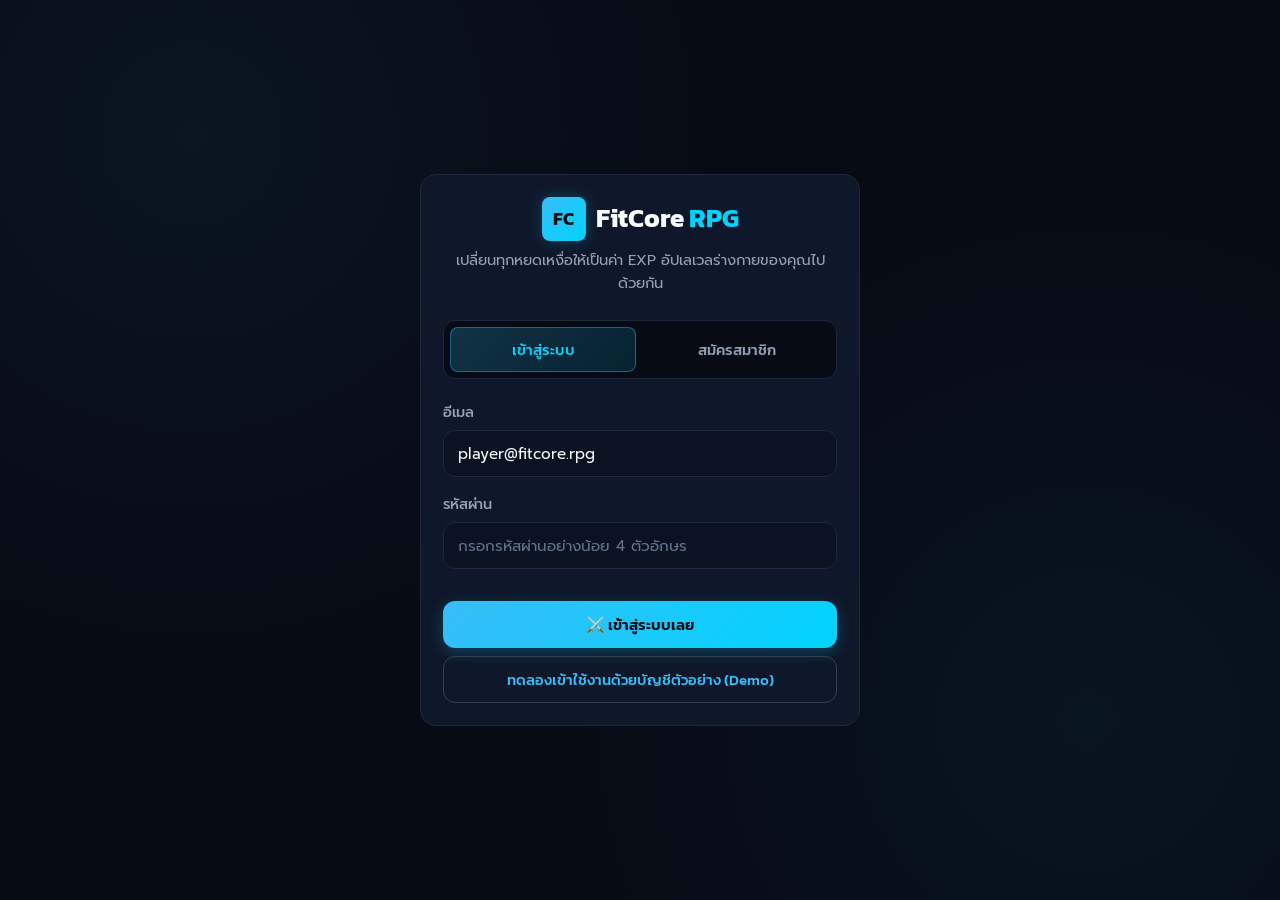
<file: index.html>
<!DOCTYPE html>
<html lang="th">
<head>
  <meta charset="UTF-8" />
  <meta name="viewport" content="width=device-width, initial-scale=1.0" />
  <title>FitCore RPG — เข้าสู่ระบบ / สมัครสมาชิก</title>
  <!-- เรียกใช้ Design System กลาง -->
  <link rel="stylesheet" href="css/style.css" />
</head>
<body>
  <!-- โครงสร้างหน้า Authentication แบบกึ่งกลาง รองรับคอมและมือถือ -->
  <main class="auth-wrapper">
    <section class="card auth-card">
      <!-- โลโก้และคำโปรยของแอป -->
      <div style="text-align: center; margin-bottom: 24px;">
        <div class="brand-logo" style="justify-content: center; font-size: 1.6rem; margin-bottom: 8px;">
          <span class="brand-icon" style="width: 44px; height: 44px; font-size: 1.1rem;">FC</span>
          <span>FitCore <span class="text-accent">RPG</span></span>
        </div>
        <p class="text-muted" style="font-size: 0.92rem;">
          เปลี่ยนทุกหยดเหงื่อให้เป็นค่า EXP อัปเลเวลร่างกายของคุณไปด้วยกัน
        </p>
      </div>

      <!-- ปุ่มสลับโหมด เข้าสู่ระบบ / สมัครสมาชิก -->
      <div class="auth-tabs" role="tablist" aria-label="สลับโหมดยืนยันตัวตน">
        <button type="button" class="auth-tab-btn active" id="tab-login" role="tab" aria-selected="true">
          เข้าสู่ระบบ
        </button>
        <button type="button" class="auth-tab-btn" id="tab-register" role="tab" aria-selected="false">
          สมัครสมาชิก
        </button>
      </div>

      <!-- กล่องแสดงข้อความแจ้งเตือนข้อผิดพลาด -->
      <div id="auth-error" class="alert-error hidden" role="alert"></div>

      <!-- ฟอร์มเข้าสู่ระบบ (Login Form) -->
      <form id="login-form" novalidate>
        <div class="form-group">
          <label class="form-label" for="login-email">อีเมล</label>
          <input
            type="email"
            id="login-email"
            class="form-control"
            placeholder="player@fitcore.rpg"
            required
          />
        </div>

        <div class="form-group">
          <label class="form-label" for="login-password">รหัสผ่าน</label>
          <input
            type="password"
            id="login-password"
            class="form-control"
            placeholder="กรอกรหัสผ่านอย่างน้อย 4 ตัวอักษร"
            required
          />
        </div>

        <button type="submit" class="btn-primary btn-block mt-2">
          ⚔️ เข้าสู่ระบบเลย
        </button>

        <button type="button" id="demo-login-btn" class="btn-outline btn-block mt-1">
          ทดลองเข้าใช้งานด้วยบัญชีตัวอย่าง (Demo)
        </button>
      </form>

      <!-- ฟอร์มสมัครสมาชิก (Register Form) -->
      <form id="register-form" class="hidden" novalidate>
        <div class="form-group">
          <label class="form-label" for="reg-name">ชื่อตัวละคร / ชื่อเล่น</label>
          <input
            type="text"
            id="reg-name"
            class="form-control"
            placeholder="เช่น นักรบสายลีน"
            required
          />
        </div>

        <div class="form-group">
          <label class="form-label" for="reg-email">อีเมล</label>
          <input
            type="email"
            id="reg-email"
            class="form-control"
            placeholder="you@example.com"
            required
          />
        </div>

        <div class="form-group">
          <label class="form-label" for="reg-password">รหัสผ่าน</label>
          <input
            type="password"
            id="reg-password"
            class="form-control"
            placeholder="ตั้งรหัสผ่านอย่างน้อย 4 ตัวอักษร"
            required
          />
        </div>

        <div class="form-group">
          <label class="form-label" for="reg-confirm">ยืนยันรหัสผ่าน</label>
          <input
            type="password"
            id="reg-confirm"
            class="form-control"
            placeholder="กรอกรหัสผ่านอีกครั้ง"
            required
          />
        </div>

        <button type="submit" class="btn-primary btn-block mt-2">
          🛡️ สร้างตัวละคร & ตั้งค่าโปรไฟล์
        </button>
      </form>
    </section>
  </main>

  <!-- โหลดระบบข้อมูลจำลองจาก localStorage -->
  <script src="js/mock-data.js"></script>
  <script>
    (function () {
      const tabLogin = document.getElementById('tab-login');
      const tabRegister = document.getElementById('tab-register');
      const loginForm = document.getElementById('login-form');
      const registerForm = document.getElementById('register-form');
      const errorBox = document.getElementById('auth-error');
      const demoBtn = document.getElementById('demo-login-btn');

      // เติมอีเมลล่าสุดจาก localStorage เพื่อความสะดวก
      const currentUser = FitCoreData.getUser();
      if (currentUser && currentUser.email) {
        document.getElementById('login-email').value = currentUser.email;
      }

      /** แสดงหรือซ่อนข้อความผิดพลาด */
      function showError(message) {
        if (!message) {
          errorBox.classList.add('hidden');
          errorBox.textContent = '';
          return;
        }
        errorBox.textContent = message;
        errorBox.classList.remove('hidden');
      }

      /** สลับระหว่างโหมดเข้าสู่ระบบและสมัครสมาชิก */
      function switchMode(mode) {
        showError('');
        if (mode === 'login') {
          tabLogin.classList.add('active');
          tabLogin.setAttribute('aria-selected', 'true');
          tabRegister.classList.remove('active');
          tabRegister.setAttribute('aria-selected', 'false');
          loginForm.classList.remove('hidden');
          registerForm.classList.add('hidden');
        } else {
          tabRegister.classList.add('active');
          tabRegister.setAttribute('aria-selected', 'true');
          tabLogin.classList.remove('active');
          tabLogin.setAttribute('aria-selected', 'false');
          registerForm.classList.remove('hidden');
          loginForm.classList.add('hidden');
        }
      }

      /** นำทางไปยังหน้าถัดไปหลังเข้าสู่ระบบสำเร็จ */
      function redirectAfterLogin(user) {
        if (user && user.isProfileComplete) {
          window.location.href = 'dashboard.html';
        } else {
          window.location.href = 'profile.html';
        }
      }

      tabLogin.addEventListener('click', function () {
        switchMode('login');
      });

      tabRegister.addEventListener('click', function () {
        switchMode('register');
      });

      // จัดการฟอร์มเข้าสู่ระบบ
      loginForm.addEventListener('submit', function (e) {
        e.preventDefault();
        const email = document.getElementById('login-email').value.trim();
        const password = document.getElementById('login-password').value;

        if (!email || !email.includes('@')) {
          showError('กรุณากรอกอีเมลให้ถูกต้อง');
          return;
        }
        if (password.length < 4) {
          showError('รหัสผ่านต้องมีอย่างน้อย 4 ตัวอักษร');
          return;
        }

        const updatedUser = FitCoreData.saveUser({
          email: email,
          isLoggedIn: true
        });
        redirectAfterLogin(updatedUser);
      });

      // ปุ่มทดลองเข้าใช้งานทันที
      demoBtn.addEventListener('click', function () {
        const updatedUser = FitCoreData.saveUser({ isLoggedIn: true });
        redirectAfterLogin(updatedUser);
      });

      // จัดการฟอร์มสมัครสมาชิกใหม่ (เริ่มที่ Level 1 และเด้งไปหน้าตั้งค่าโปรไฟล์)
      registerForm.addEventListener('submit', function (e) {
        e.preventDefault();
        const name = document.getElementById('reg-name').value.trim();
        const email = document.getElementById('reg-email').value.trim();
        const password = document.getElementById('reg-password').value;
        const confirm = document.getElementById('reg-confirm').value;

        if (name.length < 2) {
          showError('กรุณากรอกชื่อตัวละครอย่างน้อย 2 ตัวอักษร');
          return;
        }
        if (!email || !email.includes('@')) {
          showError('กรุณากรอกอีเมลให้ถูกต้อง');
          return;
        }
        if (password.length < 4) {
          showError('รหัสผ่านต้องมีอย่างน้อย 4 ตัวอักษร');
          return;
        }
        if (password !== confirm) {
          showError('รหัสผ่านและการยืนยันรหัสผ่านไม่ตรงกัน');
          return;
        }

        FitCoreData.saveUser({
          name: name,
          email: email,
          level: 1,
          exp: 0,
          maxExp: 500,
          streak: 1,
          isLoggedIn: true,
          isProfileComplete: false
        });

        window.location.href = 'profile.html';
      });
    })();
  </script>
</body>
</html>
</file>
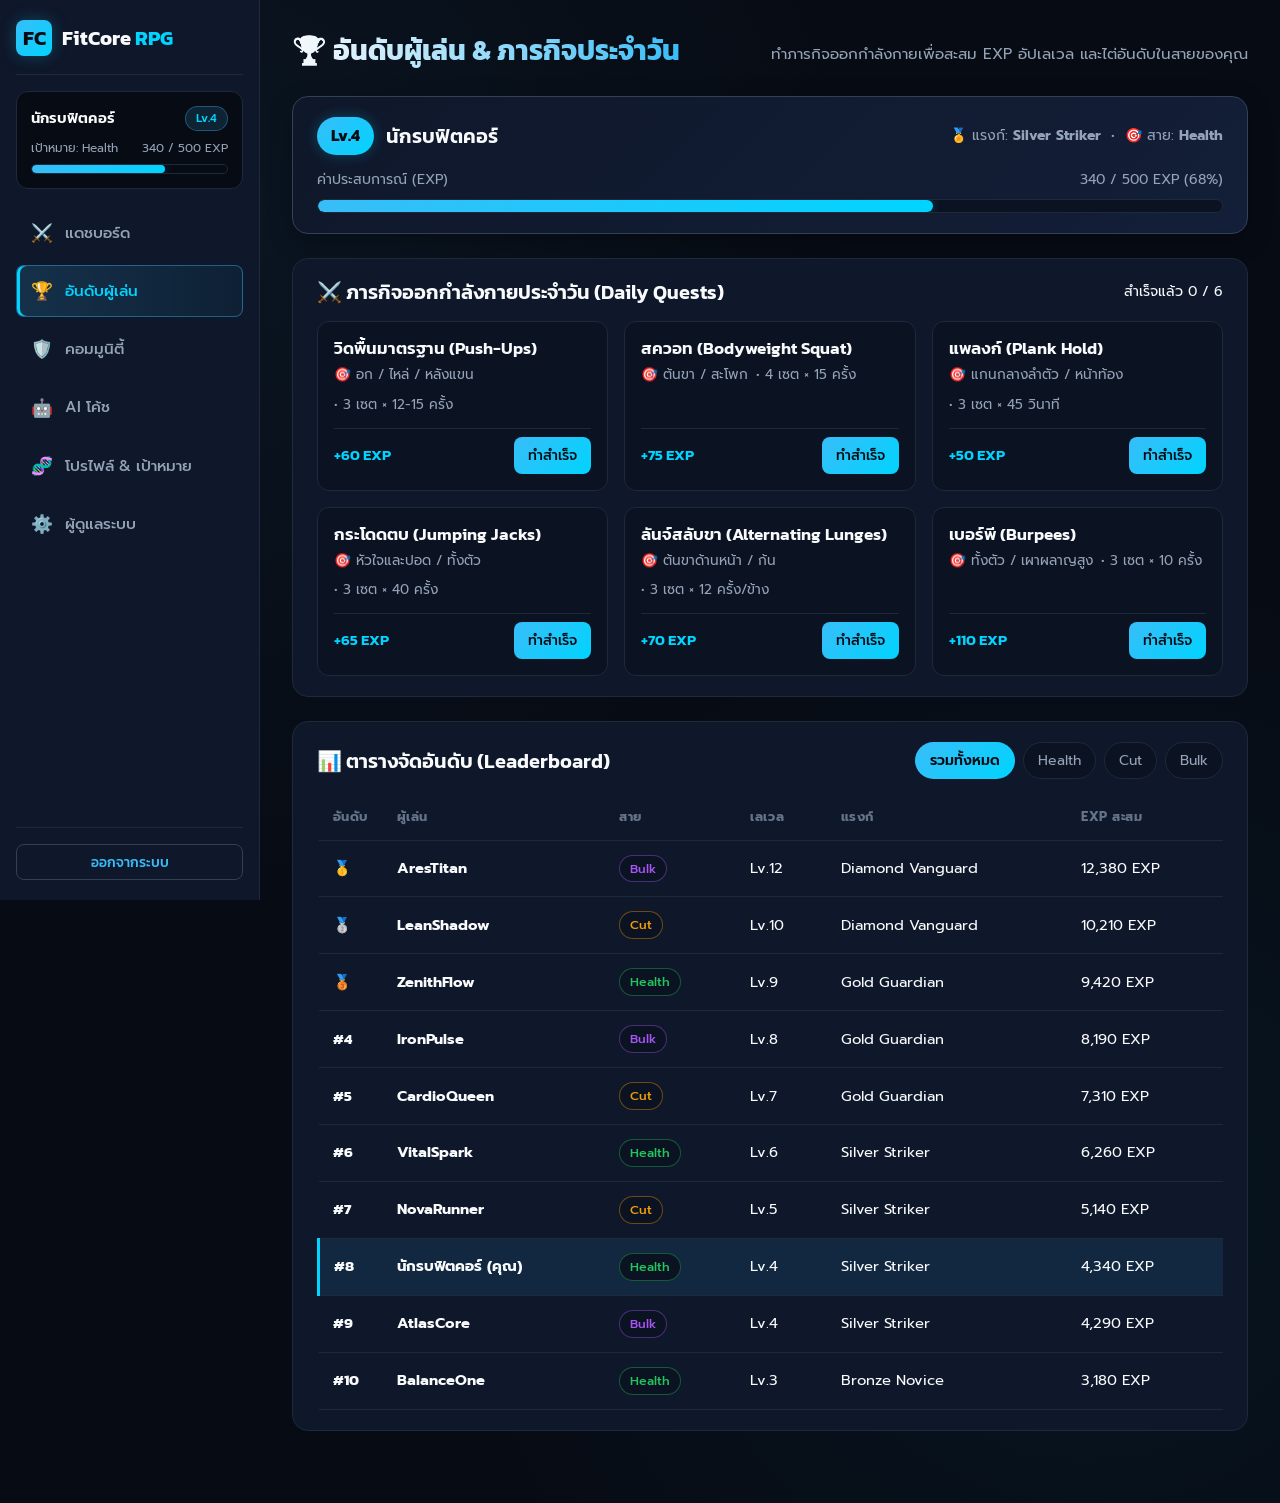
<file: leaderboard.html>
<!DOCTYPE html>
<html lang="th">

<head>
  <meta charset="UTF-8" />
  <meta name="viewport" content="width=device-width, initial-scale=1.0" />
  <title>อันดับผู้เล่น & ภารกิจประจำวัน — FitCore RPG</title>
  <link rel="stylesheet" href="css/style.css" />
  <style>
    /* สไตล์เฉพาะหน้า Leaderboard & Daily Quests */
    .page-header {
      margin-bottom: 24px;
    }

    .page-title {
      font-family: var(--font-heading);
      font-size: 1.75rem;
      font-weight: 700;
      color: var(--text-primary);
      margin-bottom: 4px;
    }

    .page-subtitle {
      color: var(--text-secondary);
      font-size: 0.95rem;
    }

    /* 1. แถบสถานะผู้เล่นด้านบน */
    .player-status-card {
      background: linear-gradient(135deg, var(--bg-card) 0%, #131f38 100%);
      border: 1px solid var(--border-light);
      border-radius: var(--radius-lg);
      padding: 20px 24px;
      margin-bottom: 24px;
      box-shadow: 0 8px 24px rgba(0, 0, 0, 0.25);
    }

    .player-status-top {
      display: flex;
      flex-wrap: wrap;
      align-items: center;
      justify-content: space-between;
      gap: 12px;
      margin-bottom: 14px;
    }

    .player-identity {
      display: flex;
      align-items: center;
      gap: 12px;
      flex-wrap: wrap;
    }

    .player-level-badge {
      background: linear-gradient(135deg, var(--accent-primary), var(--accent-cyan));
      color: #070B14;
      font-family: var(--font-heading);
      font-weight: 700;
      font-size: 1rem;
      padding: 6px 14px;
      border-radius: var(--radius-full);
      box-shadow: 0 0 14px var(--accent-glow);
    }

    .player-name {
      font-family: var(--font-heading);
      font-size: 1.25rem;
      font-weight: 600;
    }

    .player-meta {
      display: flex;
      align-items: center;
      gap: 10px;
      flex-wrap: wrap;
      font-size: 0.875rem;
      color: var(--text-secondary);
    }

    .exp-info-row {
      display: flex;
      justify-content: space-between;
      align-items: center;
      font-size: 0.875rem;
      color: var(--text-secondary);
      margin-bottom: 8px;
    }

    .exp-progress-track {
      width: 100%;
      height: 14px;
      background-color: var(--bg-input);
      border: 1px solid var(--border-color);
      border-radius: var(--radius-full);
      overflow: hidden;
    }

    .exp-progress-fill {
      height: 100%;
      background: linear-gradient(90deg, var(--accent-primary), var(--accent-cyan));
      border-radius: var(--radius-full);
      transition: width 0.45s cubic-bezier(0.4, 0, 0.2, 1);
      box-shadow: 0 0 10px var(--accent-glow);
    }

    /* 2. Daily Quests */
    .section-card {
      background-color: var(--bg-card);
      border: 1px solid var(--border-color);
      border-radius: var(--radius-lg);
      padding: 20px 24px;
      margin-bottom: 24px;
    }

    .section-header {
      display: flex;
      flex-wrap: wrap;
      align-items: center;
      justify-content: space-between;
      gap: 12px;
      margin-bottom: 16px;
    }

    .section-title {
      font-family: var(--font-heading);
      font-size: 1.25rem;
      font-weight: 600;
      display: flex;
      align-items: center;
      gap: 8px;
    }

    .quest-grid {
      display: grid;
      grid-template-columns: repeat(auto-fill, minmax(280px, 1fr));
      gap: 16px;
    }

    .quest-card {
      background-color: var(--bg-input);
      border: 1px solid var(--border-color);
      border-radius: var(--radius-md);
      padding: 16px;
      display: flex;
      flex-direction: column;
      justify-content: space-between;
      gap: 12px;
      transition: border-color var(--transition-fast), transform var(--transition-fast);
    }

    .quest-card:hover {
      border-color: var(--border-light);
      transform: translateY(-2px);
    }

    .quest-card.completed {
      border-color: rgba(34, 197, 94, 0.4);
      background-color: rgba(34, 197, 94, 0.05);
    }

    .quest-title {
      font-family: var(--font-heading);
      font-size: 1.05rem;
      font-weight: 600;
      color: var(--text-primary);
      margin-bottom: 4px;
    }

    .quest-meta {
      font-size: 0.85rem;
      color: var(--text-secondary);
      display: flex;
      flex-wrap: wrap;
      gap: 8px;
    }

    .quest-footer {
      display: flex;
      align-items: center;
      justify-content: space-between;
      gap: 10px;
      padding-top: 8px;
      border-top: 1px solid var(--border-color);
    }

    .quest-reward {
      font-family: var(--font-heading);
      font-weight: 600;
      color: var(--accent-cyan);
      font-size: 0.95rem;
    }

    .btn-quest {
      padding: 8px 14px;
      border-radius: var(--radius-sm);
      border: none;
      font-family: var(--font-body);
      font-weight: 500;
      font-size: 0.875rem;
      cursor: pointer;
      background: linear-gradient(135deg, var(--accent-primary), var(--accent-cyan));
      color: #070B14;
      transition: opacity var(--transition-fast), transform var(--transition-fast);
    }

    .btn-quest:hover:not(:disabled) {
      opacity: 0.9;
      transform: scale(1.02);
    }

    .btn-quest:disabled {
      background: rgba(34, 197, 94, 0.15);
      color: var(--success);
      border: 1px solid rgba(34, 197, 94, 0.35);
      cursor: default;
    }

    /* 3. Leaderboard Tabs & Table */
    .filter-tabs {
      display: flex;
      flex-wrap: wrap;
      gap: 8px;
    }

    .tab-btn {
      padding: 7px 14px;
      border-radius: var(--radius-full);
      border: 1px solid var(--border-color);
      background-color: var(--bg-input);
      color: var(--text-secondary);
      font-family: var(--font-body);
      font-size: 0.875rem;
      cursor: pointer;
      transition: all var(--transition-fast);
    }

    .tab-btn:hover {
      border-color: var(--accent-primary);
      color: var(--text-primary);
    }

    .tab-btn.active {
      background: linear-gradient(135deg, var(--accent-primary), var(--accent-cyan));
      color: #070B14;
      border-color: transparent;
      font-weight: 600;
    }

    .table-responsive {
      overflow-x: auto;
    }

    .leaderboard-table {
      width: 100%;
      border-collapse: collapse;
      text-align: left;
    }

    .leaderboard-table th {
      padding: 12px 14px;
      font-size: 0.8rem;
      text-transform: uppercase;
      letter-spacing: 0.04em;
      color: var(--text-muted);
      border-bottom: 1px solid var(--border-color);
    }

    .leaderboard-table td {
      padding: 14px;
      border-bottom: 1px solid var(--border-color);
      font-size: 0.925rem;
      color: var(--text-primary);
    }

    .leaderboard-table tr.is-current-user {
      background-color: rgba(56, 189, 248, 0.1);
    }

    .leaderboard-table tr.is-current-user td:first-child {
      border-left: 3px solid var(--accent-cyan);
    }

    .rank-cell {
      font-family: var(--font-heading);
      font-weight: 700;
      font-size: 1rem;
      width: 64px;
    }

    .goal-pill {
      display: inline-block;
      padding: 3px 10px;
      border-radius: var(--radius-full);
      font-size: 0.78rem;
      font-weight: 500;
      border: 1px solid var(--border-light);
      background-color: var(--bg-input);
    }

    .goal-pill.Health {
      color: var(--success);
      border-color: rgba(34, 197, 94, 0.4);
    }

    .goal-pill.Cut {
      color: var(--warning);
      border-color: rgba(245, 158, 11, 0.4);
    }

    .goal-pill.Bulk {
      color: var(--purple);
      border-color: rgba(168, 85, 247, 0.4);
    }

    /* Level Up Modal Animation */
    .levelup-overlay {
      position: fixed;
      inset: 0;
      background: rgba(7, 11, 20, 0.8);
      backdrop-filter: blur(4px);
      display: none;
      align-items: center;
      justify-content: center;
      z-index: 9999;
      padding: 16px;
    }

    .levelup-overlay.show {
      display: flex;
      animation: fadeIn 0.25s ease-out;
    }

    .levelup-modal {
      background: linear-gradient(145deg, #0F172A, #16223D);
      border: 2px solid var(--accent-cyan);
      border-radius: var(--radius-lg);
      padding: 32px 28px;
      max-width: 400px;
      width: 100%;
      text-align: center;
      box-shadow: 0 0 36px var(--accent-glow);
      animation: popIn 0.35s cubic-bezier(0.34, 1.56, 0.64, 1);
    }

    .levelup-icon {
      font-size: 3rem;
      margin-bottom: 10px;
    }

    .levelup-title {
      font-family: var(--font-heading);
      font-size: 1.6rem;
      font-weight: 700;
      color: var(--accent-cyan);
      margin-bottom: 8px;
    }

    .levelup-desc {
      color: var(--text-secondary);
      margin-bottom: 20px;
      font-size: 0.95rem;
    }

    @keyframes fadeIn {
      from {
        opacity: 0;
      }

      to {
        opacity: 1;
      }
    }

    @keyframes popIn {
      from {
        opacity: 0;
        transform: scale(0.8);
      }

      to {
        opacity: 1;
        transform: scale(1);
      }
    }
  </style>
</head>

<body>
  <div class="app-layout">
    <!-- Navbar / Sidebar จาก js/nav.js -->
    <div id="fitcore-nav"></div>

    <main class="main-content">
      <header class="page-header">
        <h1 class="page-title">🏆 อันดับผู้เล่น &amp; ภารกิจประจำวัน</h1>
        <p class="page-subtitle">ทำภารกิจออกกำลังกายเพื่อสะสม EXP อัปเลเวล และไต่อันดับในสายของคุณ</p>
      </header>

      <!-- 1. แถบสถานะผู้เล่นด้านบน -->
      <section class="player-status-card" aria-label="สถานะผู้เล่นปัจจุบัน">
        <div class="player-status-top">
          <div class="player-identity">
            <span class="player-level-badge" id="status-level">Lv.1</span>
            <span class="player-name" id="status-name">นักรบฟิตคอร์</span>
          </div>
          <div class="player-meta">
            <span>🏅 แรงก์: <strong id="status-rank">Bronze Novice</strong></span>
            <span>•</span>
            <span>🎯 สาย: <strong id="status-goal">Health</strong></span>
          </div>
        </div>
        <div class="exp-info-row">
          <span>ค่าประสบการณ์ (EXP)</span>
          <span id="status-exp-text">0 / 500 EXP</span>
        </div>
        <div class="exp-progress-track">
          <div class="exp-progress-fill" id="status-exp-bar" style="width: 0%;"></div>
        </div>
      </section>

      <!-- 2. รายการภารกิจออกกำลังกายประจำวัน (Daily Quests) -->
      <section class="section-card" aria-label="ภารกิจออกกำลังกายประจำวัน">
        <div class="section-header">
          <h2 class="section-title">⚔️ ภารกิจออกกำลังกายประจำวัน (Daily Quests)</h2>
          <span class="text-secondary" id="quest-progress-summary" style="font-size: 0.875rem;">สำเร็จแล้ว 0 / 0</span>
        </div>
        <div class="quest-grid" id="daily-quests-list"></div>
      </section>

      <!-- 3. ตารางจัดอันดับ (Leaderboard) -->
      <section class="section-card" aria-label="ตารางจัดอันดับผู้เล่น">
        <div class="section-header">
          <h2 class="section-title">📊 ตารางจัดอันดับ (Leaderboard)</h2>
          <div class="filter-tabs" id="leaderboard-tabs" role="tablist">
            <button type="button" class="tab-btn active" data-goal="All">รวมทั้งหมด</button>
            <button type="button" class="tab-btn" data-goal="Health">Health</button>
            <button type="button" class="tab-btn" data-goal="Cut">Cut</button>
            <button type="button" class="tab-btn" data-goal="Bulk">Bulk</button>
          </div>
        </div>
        <div class="table-responsive">
          <table class="leaderboard-table">
            <thead>
              <tr>
                <th>อันดับ</th>
                <th>ผู้เล่น</th>
                <th>สาย</th>
                <th>เลเวล</th>
                <th>แรงก์</th>
                <th>EXP สะสม</th>
              </tr>
            </thead>
            <tbody id="leaderboard-tbody"></tbody>
          </table>
        </div>
      </section>
    </main>
  </div>

  <!-- Modal แจ้งเตือน Level Up -->
  <div class="levelup-overlay" id="levelup-modal" role="dialog" aria-modal="true" aria-labelledby="levelup-title">
    <div class="levelup-modal">
      <div class="levelup-icon">🎉</div>
      <h2 class="levelup-title" id="levelup-title">LEVEL UP!</h2>
      <p class="levelup-desc" id="levelup-desc">ยินดีด้วย! คุณเลื่อนขั้นเป็น Level 5 แล้ว</p>
      <button type="button" class="btn-quest" id="levelup-close-btn" style="padding: 10px 24px;">ลุยต่อเลย!</button>
    </div>
  </div>

  <!-- โหลดสคริปต์ตามลำดับที่ js/nav.js กำหนด -->
  <script src="js/mock-data.js"></script>
  <script src="js/nav.js"></script>
  <script src="js/leaderboard.js"></script>
</body>

</html>
</file>
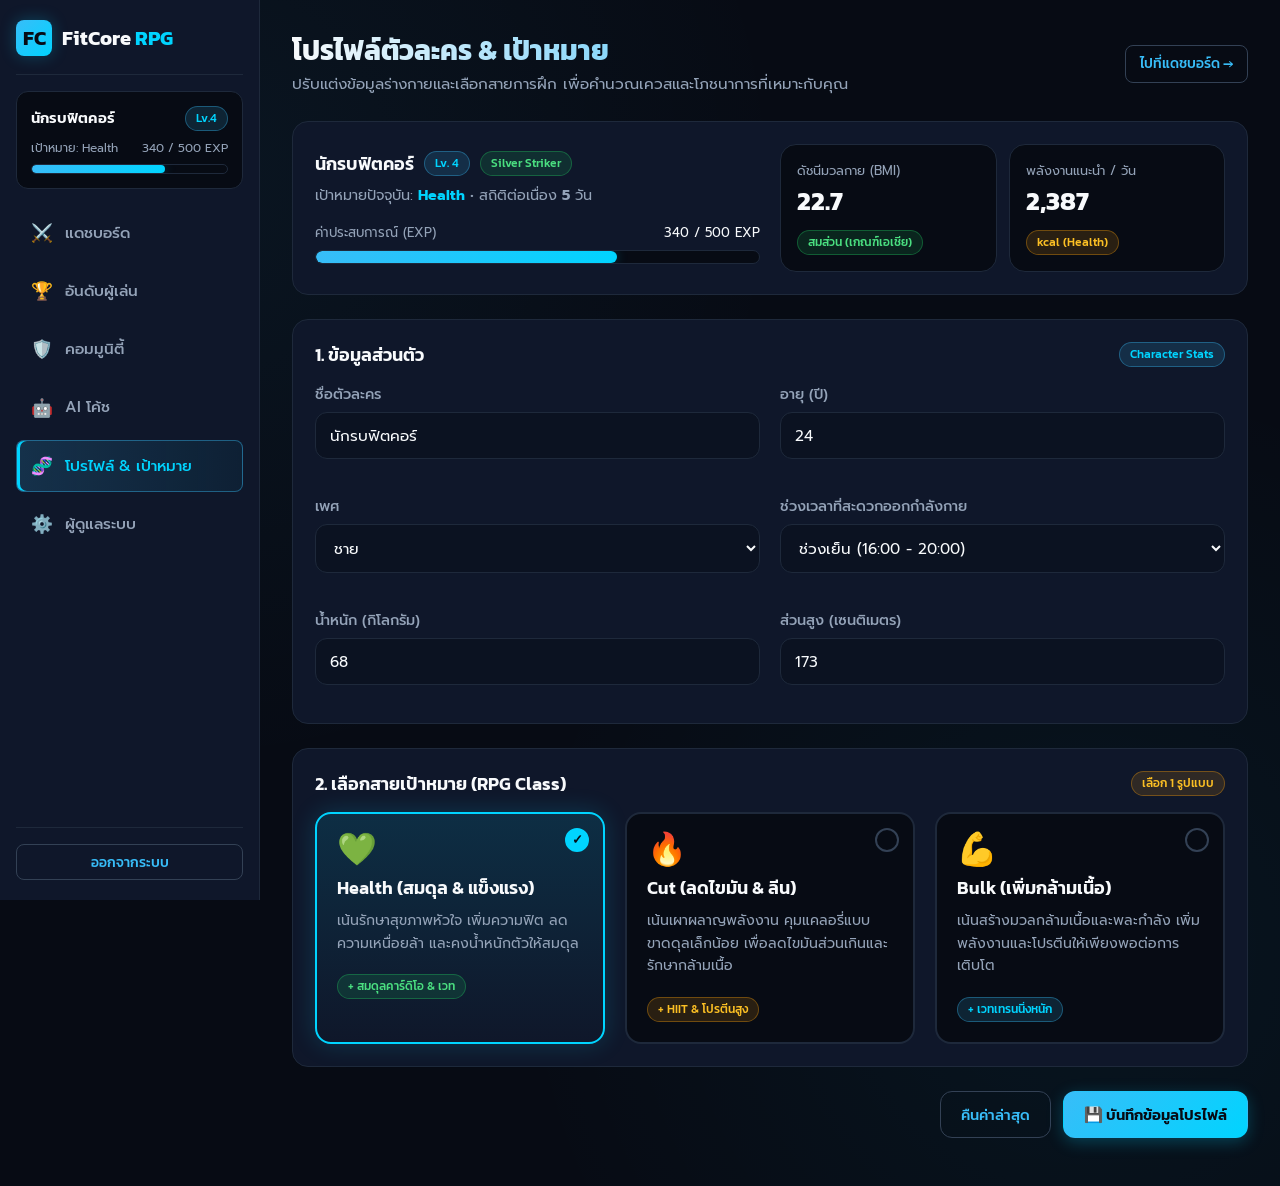
<file: profile.html>
<!DOCTYPE html>
<html lang="th">
<head>
  <meta charset="UTF-8" />
  <meta name="viewport" content="width=device-width, initial-scale=1.0" />
  <title>FitCore RPG — ตั้งค่าโปรไฟล์และเป้าหมาย</title>
  <!-- เรียกใช้ Design System กลาง -->
  <link rel="stylesheet" href="css/style.css" />
</head>
<body>
  <div class="app-layout">
    <!-- แถบเมนูกลางจาก js/nav.js -->
    <div id="fitcore-nav"></div>

    <!-- พื้นที่เนื้อหาหลัก -->
    <main class="main-content">
      <div class="container">
        <header class="page-header">
          <div>
            <h1 class="page-title">โปรไฟล์ตัวละคร & เป้าหมาย</h1>
            <p class="page-subtitle">
              ปรับแต่งข้อมูลร่างกายและเลือกสายการฝึก เพื่อคำนวณเควสและโภชนาการที่เหมาะกับคุณ
            </p>
          </div>
          <a href="dashboard.html" class="btn-outline btn-sm">ไปที่แดชบอร์ด →</a>
        </header>

        <!-- การ์ดสรุปสถานะ RPG และค่าสุขภาพเบื้องต้น -->
        <section class="card mb-3">
          <div class="grid-2" style="align-items: center;">
            <div>
              <div style="display: flex; align-items: center; gap: 10px; flex-wrap: wrap;">
                <h2 class="card-title" id="summary-name">นักรบฟิตคอร์</h2>
                <span class="badge badge-primary" id="summary-level">Lv. 1</span>
                <span class="badge badge-success" id="summary-rank">Bronze Novice</span>
              </div>
              <p class="text-muted mt-1" style="font-size: 0.9rem;">
                เป้าหมายปัจจุบัน: <strong class="text-accent" id="summary-goal">Health</strong>
                • สถิติต่อเนื่อง <strong id="summary-streak">0</strong> วัน
              </p>
              <div class="mt-2">
                <div style="display: flex; justify-content: space-between; font-size: 0.82rem; margin-bottom: 6px;">
                  <span class="text-muted">ค่าประสบการณ์ (EXP)</span>
                  <span id="summary-exp-text">0 / 500 EXP</span>
                </div>
                <div class="progress-bar progress-bar-lg">
                  <div class="progress-fill" id="summary-exp-bar" style="width: 0%"></div>
                </div>
              </div>
            </div>

            <!-- ค่า BMI และแคลอรี่แนะนำที่คำนวณแบบเรียลไทม์ -->
            <div class="grid-2 gap-sm">
              <div class="card" style="background: var(--bg-main); padding: 16px;">
                <div class="text-muted" style="font-size: 0.8rem;">ดัชนีมวลกาย (BMI)</div>
                <div style="font-size: 1.6rem; font-weight: 700; font-family: var(--font-heading);" id="bmi-value">--</div>
                <span class="badge badge-primary mt-1" id="bmi-label">รอข้อมูล</span>
              </div>
              <div class="card" style="background: var(--bg-main); padding: 16px;">
                <div class="text-muted" style="font-size: 0.8rem;">พลังงานแนะนำ / วัน</div>
                <div style="font-size: 1.6rem; font-weight: 700; font-family: var(--font-heading);" id="calorie-value">--</div>
                <span class="badge badge-warning mt-1" id="calorie-note">kcal โดยประมาณ</span>
              </div>
            </div>
          </div>
        </section>

        <!-- ฟอร์มตั้งค่าข้อมูลส่วนตัวและเป้าหมาย -->
        <form id="profile-form" novalidate>
          <!-- ส่วนที่ 1: ข้อมูลส่วนตัว -->
          <section class="card mb-3">
            <div class="card-header">
              <h2 class="card-title">1. ข้อมูลส่วนตัว</h2>
              <span class="badge badge-primary">Character Stats</span>
            </div>

            <div class="grid-2">
              <div class="form-group">
                <label class="form-label" for="input-name">ชื่อตัวละคร</label>
                <input type="text" id="input-name" class="form-control" placeholder="ชื่อของคุณ" required />
              </div>

              <div class="form-group">
                <label class="form-label" for="input-age">อายุ (ปี)</label>
                <input type="number" id="input-age" class="form-control" min="10" max="100" required />
              </div>

              <div class="form-group">
                <label class="form-label" for="input-gender">เพศ</label>
                <select id="input-gender" class="form-select">
                  <option value="male">ชาย</option>
                  <option value="female">หญิง</option>
                  <option value="other">ไม่ระบุ</option>
                </select>
              </div>

              <div class="form-group">
                <label class="form-label" for="input-time">ช่วงเวลาที่สะดวกออกกำลังกาย</label>
                <select id="input-time" class="form-select">
                  <option value="morning">ช่วงเช้า (05:00 - 10:00)</option>
                  <option value="afternoon">ช่วงกลางวัน (11:00 - 15:00)</option>
                  <option value="evening">ช่วงเย็น (16:00 - 20:00)</option>
                  <option value="night">ช่วงดึก (20:00 - 23:00)</option>
                </select>
              </div>

              <div class="form-group">
                <label class="form-label" for="input-weight">น้ำหนัก (กิโลกรัม)</label>
                <input type="number" id="input-weight" class="form-control" min="25" max="250" step="0.1" required />
              </div>

              <div class="form-group">
                <label class="form-label" for="input-height">ส่วนสูง (เซนติเมตร)</label>
                <input type="number" id="input-height" class="form-control" min="100" max="240" step="0.5" required />
              </div>
            </div>
          </section>

          <!-- ส่วนที่ 2: การ์ดเลือกเป้าหมาย 3 รูปแบบ (Health / Cut / Bulk) -->
          <section class="card mb-3">
            <div class="card-header">
              <h2 class="card-title">2. เลือกสายเป้าหมาย (RPG Class)</h2>
              <span class="badge badge-warning">เลือก 1 รูปแบบ</span>
            </div>

            <div class="grid-3">
              <!-- เป้าหมาย Health -->
              <div class="goal-card" data-goal="Health" tabindex="0" role="radio" aria-checked="false">
                <span class="goal-check">✓</span>
                <div class="goal-icon">💚</div>
                <h3 style="font-size: 1.15rem;">Health (สมดุล & แข็งแรง)</h3>
                <p class="text-muted" style="font-size: 0.88rem;">
                  เน้นรักษาสุขภาพหัวใจ เพิ่มความฟิต ลดความเหนื่อยล้า และคงน้ำหนักตัวให้สมดุล
                </p>
                <div class="mt-1">
                  <span class="badge badge-success">+ สมดุลคาร์ดิโอ & เวท</span>
                </div>
              </div>

              <!-- เป้าหมาย Cut -->
              <div class="goal-card" data-goal="Cut" tabindex="0" role="radio" aria-checked="false">
                <span class="goal-check">✓</span>
                <div class="goal-icon">🔥</div>
                <h3 style="font-size: 1.15rem;">Cut (ลดไขมัน & ลีน)</h3>
                <p class="text-muted" style="font-size: 0.88rem;">
                  เน้นเผาผลาญพลังงาน คุมแคลอรี่แบบขาดดุลเล็กน้อย เพื่อลดไขมันส่วนเกินและรักษากล้ามเนื้อ
                </p>
                <div class="mt-1">
                  <span class="badge badge-warning">+ HIIT & โปรตีนสูง</span>
                </div>
              </div>

              <!-- เป้าหมาย Bulk -->
              <div class="goal-card" data-goal="Bulk" tabindex="0" role="radio" aria-checked="false">
                <span class="goal-check">✓</span>
                <div class="goal-icon">💪</div>
                <h3 style="font-size: 1.15rem;">Bulk (เพิ่มกล้ามเนื้อ)</h3>
                <p class="text-muted" style="font-size: 0.88rem;">
                  เน้นสร้างมวลกล้ามเนื้อและพละกำลัง เพิ่มพลังงานและโปรตีนให้เพียงพอต่อการเติบโต
                </p>
                <div class="mt-1">
                  <span class="badge badge-primary">+ เวทเทรนนิ่งหนัก</span>
                </div>
              </div>
            </div>
          </section>

          <!-- ปุ่มบันทึกข้อมูล -->
          <div style="display: flex; justify-content: flex-end; gap: 12px; flex-wrap: wrap;">
            <button type="button" id="reset-form-btn" class="btn-outline">คืนค่าล่าสุด</button>
            <button type="submit" class="btn-primary">💾 บันทึกข้อมูลโปรไฟล์</button>
          </div>
        </form>
      </div>
    </main>
  </div>

  <!-- Toast แจ้งเตือนเมื่อบันทึกสำเร็จ -->
  <div id="toast" class="toast" role="status" aria-live="polite"></div>

  <!-- โหลดระบบข้อมูลและแถบเมนูกลาง -->
  <script src="js/mock-data.js"></script>
  <script src="js/nav.js"></script>
  <script>
    (function () {
      const form = document.getElementById('profile-form');
      const goalCards = document.querySelectorAll('.goal-card');
      const resetBtn = document.getElementById('reset-form-btn');
      const toastEl = document.getElementById('toast');

      const nameInput = document.getElementById('input-name');
      const ageInput = document.getElementById('input-age');
      const genderInput = document.getElementById('input-gender');
      const timeInput = document.getElementById('input-time');
      const weightInput = document.getElementById('input-weight');
      const heightInput = document.getElementById('input-height');

      let selectedGoal = 'Health';
      let toastTimer = null;

      /** แสดง Toast แจ้งเตือนมุมขวาล่าง */
      function showToast(msg) {
        toastEl.textContent = msg;
        toastEl.classList.add('show');
        clearTimeout(toastTimer);
        toastTimer = setTimeout(function () {
          toastEl.classList.remove('show');
        }, 2800);
      }

      /** เลือกการ์ดเป้าหมายและอัปเดตสถานะ UI */
      function setGoalSelection(goal) {
        selectedGoal = ['Health', 'Cut', 'Bulk'].includes(goal) ? goal : 'Health';
        goalCards.forEach(function (card) {
          const isMatch = card.getAttribute('data-goal') === selectedGoal;
          card.classList.toggle('selected', isMatch);
          card.setAttribute('aria-checked', isMatch ? 'true' : 'false');
        });
        updateCalculatedStats();
      }

      /** คำนวณ BMI และแคลอรี่แนะนำแบบเรียลไทม์ */
      function updateCalculatedStats() {
        const weight = parseFloat(weightInput.value) || 0;
        const height = parseFloat(heightInput.value) || 0;
        const age = parseInt(ageInput.value, 10) || 24;
        const gender = genderInput.value;

        const bmiValueEl = document.getElementById('bmi-value');
        const bmiLabelEl = document.getElementById('bmi-label');
        const calValueEl = document.getElementById('calorie-value');
        const calNoteEl = document.getElementById('calorie-note');

        if (weight > 0 && height > 0) {
          const hMeters = height / 100;
          const bmi = weight / (hMeters * hMeters);
          bmiValueEl.textContent = bmi.toFixed(1);

          if (bmi < 18.5) {
            bmiLabelEl.textContent = 'น้ำหนักน้อย';
            bmiLabelEl.className = 'badge badge-warning mt-1';
          } else if (bmi < 23) {
            bmiLabelEl.textContent = 'สมส่วน (เกณฑ์เอเชีย)';
            bmiLabelEl.className = 'badge badge-success mt-1';
          } else if (bmi < 25) {
            bmiLabelEl.textContent = 'ท้วม / เริ่มเกิน';
            bmiLabelEl.className = 'badge badge-warning mt-1';
          } else {
            bmiLabelEl.textContent = 'น้ำหนักเกินเกณฑ์';
            bmiLabelEl.className = 'badge badge-danger mt-1';
          }

          // สูตร Mifflin-St Jeor แบบประมาณการ (Activity Factor 1.45)
          const genderOffset = gender === 'female' ? -161 : 5;
          const bmr = 10 * weight + 6.25 * height - 5 * age + genderOffset;
          let tdee = Math.round(bmr * 1.45);

          if (selectedGoal === 'Cut') tdee = Math.max(1200, tdee - 400);
          if (selectedGoal === 'Bulk') tdee = tdee + 350;

          calValueEl.textContent = tdee.toLocaleString();
          calNoteEl.textContent = 'kcal (' + selectedGoal + ')';
        }
      }

      /** อัปเดตการ์ดสรุปตัวละครด้านบนจากข้อมูลใน localStorage */
      function renderSummary(user) {
        document.getElementById('summary-name').textContent = user.name || 'นักรบฟิตคอร์';
        document.getElementById('summary-level').textContent = 'Lv. ' + (user.level || 1);
        document.getElementById('summary-rank').textContent = user.rank || 'Bronze Novice';
        document.getElementById('summary-goal').textContent = user.goal || 'Health';
        document.getElementById('summary-streak').textContent = user.streak || 0;

        const maxExp = user.maxExp || 500;
        const exp = user.exp || 0;
        const pct = Math.min(100, Math.round((exp / maxExp) * 100));
        document.getElementById('summary-exp-text').textContent = exp + ' / ' + maxExp + ' EXP';
        document.getElementById('summary-exp-bar').style.width = pct + '%';
      }

      /** โหลดข้อมูลผู้ใช้จาก localStorage มาใส่ลงฟอร์ม */
      function loadProfile() {
        const user = FitCoreData.getUser();
        nameInput.value = user.name || '';
        ageInput.value = user.age || 24;
        genderInput.value = user.gender || 'male';
        timeInput.value = user.preferredTime || 'evening';
        weightInput.value = user.weight || 65;
        heightInput.value = user.height || 170;

        setGoalSelection(user.goal || 'Health');
        renderSummary(user);
        updateCalculatedStats();
      }

      // ผูก Event คลิกและการกดคีย์บอร์ดกับการ์ดเป้าหมาย
      goalCards.forEach(function (card) {
        card.addEventListener('click', function () {
          setGoalSelection(card.getAttribute('data-goal'));
        });
        card.addEventListener('keydown', function (e) {
          if (e.key === 'Enter' || e.key === ' ') {
            e.preventDefault();
            setGoalSelection(card.getAttribute('data-goal'));
          }
        });
      });

      // อัปเดตค่า BMI / แคลอรี่ทันทีเมื่อพิมพ์น้ำหนัก ส่วนสูง หรืออายุ
      [weightInput, heightInput, ageInput, genderInput].forEach(function (el) {
        el.addEventListener('input', updateCalculatedStats);
        el.addEventListener('change', updateCalculatedStats);
      });

      // ปุ่มคืนค่าเดิม
      resetBtn.addEventListener('click', function () {
        loadProfile();
        showToast('คืนค่าข้อมูลล่าสุดเรียบร้อย');
      });

      // บันทึกข้อมูลลง localStorage เมื่อกด Submit
      form.addEventListener('submit', function (e) {
        e.preventDefault();

        const name = nameInput.value.trim();
        const age = parseInt(ageInput.value, 10);
        const weight = parseFloat(weightInput.value);
        const height = parseFloat(heightInput.value);

        if (name.length < 2) {
          showToast('กรุณากรอกชื่อตัวละครอย่างน้อย 2 ตัวอักษร');
          nameInput.focus();
          return;
        }
        if (isNaN(age) || age < 10 || age > 100) {
          showToast('กรุณากรอกอายุระหว่าง 10 - 100 ปี');
          ageInput.focus();
          return;
        }
        if (isNaN(weight) || weight < 25 || weight > 250) {
          showToast('กรุณากรอกน้ำหนักที่ถูกต้อง (25 - 250 กก.)');
          weightInput.focus();
          return;
        }
        if (isNaN(height) || height < 100 || height > 240) {
          showToast('กรุณากรอกส่วนสูงที่ถูกต้อง (100 - 240 ซม.)');
          heightInput.focus();
          return;
        }

        const updatedUser = FitCoreData.saveUser({
          name: name,
          age: age,
          gender: genderInput.value,
          preferredTime: timeInput.value,
          weight: weight,
          height: height,
          goal: selectedGoal,
          isLoggedIn: true,
          isProfileComplete: true
        });

        renderSummary(updatedUser);
        if (window.FitCoreNav) {
          window.FitCoreNav.refresh();
        }
        showToast('✅ บันทึกโปรไฟล์และเป้าหมาย "' + selectedGoal + '" เรียบร้อย!');
      });

      loadProfile();
    })();
  </script>
</body>
</html>
</file>
<file: css/style.css>
/* ==========================================================================
   FitCore RPG — Design System & Global Stylesheet
   คู่มือสำหรับทีมพัฒนา:
   - ไฟล์นี้เป็น CSS กลางของโปรเจกต์ ใช้โทน Dark Mode ทันสมัย (Gamified Fitness RPG)
   - รองรับ Responsive ทั้งหน้าจอคอมพิวเตอร์และมือถือ
   - ใช้ฟอนต์ Kanit (หัวข้อ) และ Prompt (เนื้อหา) จาก Google Fonts
   ========================================================================== */

@import url('https://fonts.googleapis.com/css2?family=Kanit:wght@400;500;600;700&family=Prompt:wght@300;400;500;600&display=swap');

/* --------------------------------------------------------------------------
   1. ตัวแปรสีและค่ามาตรฐาน (CSS Variables / Design Tokens)
   -------------------------------------------------------------------------- */
:root {
  /* สีพื้นหลังและพื้นผิว (Surface & Background) */
  --bg-main: #070B14;
  --bg-card: #0F172A;
  --bg-card-hover: #162036;
  --bg-input: #0B1221;
  --border-color: #1E293B;
  --border-light: #334155;

  /* สีไฮไลต์หลัก (Brand & RPG Accents) */
  --accent-primary: #38BDF8;
  --accent-cyan: #00D4FF;
  --accent-glow: rgba(0, 212, 255, 0.25);

  /* สีสถานะ (Semantic Colors) */
  --success: #22C55E;
  --warning: #F59E0B;
  --danger: #EF4444;
  --purple: #A855F7;

  /* สีตัวอักษร (Typography Colors) */
  --text-primary: #F8FAFC;
  --text-secondary: #94A3B8;
  --text-muted: #64748B;

  /* ฟอนต์ (Fonts) */
  --font-heading: 'Kanit', sans-serif;
  --font-body: 'Prompt', sans-serif;

  /* ระยะห่างและมุมโค้ง (Spacing & Radius) */
  --radius-sm: 8px;
  --radius-md: 12px;
  --radius-lg: 16px;
  --radius-full: 9999px;

  /* ความกว้าง Sidebar */
  --sidebar-width: 260px;
  --topbar-height: 64px;

  /* การเคลื่อนไหว (Transitions) */
  --transition-fast: 0.2s cubic-bezier(0.4, 0, 0.2, 1);
}

/* --------------------------------------------------------------------------
   2. รีเซ็ตและสไตล์พื้นฐาน (Reset & Base Styles)
   -------------------------------------------------------------------------- */
*,
*::before,
*::after {
  box-sizing: border-box;
  margin: 0;
  padding: 0;
}

html {
  scroll-behavior: smooth;
  font-size: 16px;
}

body {
  background-color: var(--bg-main);
  color: var(--text-primary);
  font-family: var(--font-body);
  line-height: 1.6;
  min-height: 100vh;
  -webkit-font-smoothing: antialiased;
  background-image:
    radial-gradient(circle at 15% 15%, rgba(56, 189, 248, 0.06) 0%, transparent 40%),
    radial-gradient(circle at 85% 80%, rgba(0, 212, 255, 0.05) 0%, transparent 40%);
}

h1, h2, h3, h4, h5, h6 {
  font-family: var(--font-heading);
  font-weight: 600;
  color: var(--text-primary);
  line-height: 1.3;
}

a {
  color: var(--accent-primary);
  text-decoration: none;
  transition: color var(--transition-fast);
}

a:hover {
  color: var(--accent-cyan);
}

img {
  max-width: 100%;
  display: block;
}

/* --------------------------------------------------------------------------
   3. โครงสร้างหลักของแอปที่มี Sidebar (App Shell Layout)
   ใช้คู่กับ js/nav.js โดยใส่ <div id="fitcore-nav"></div> และ <main class="main-content">
   -------------------------------------------------------------------------- */
.app-layout {
  display: flex;
  min-height: 100vh;
}

.main-content {
  flex: 1;
  width: 100%;
  padding: 24px 16px 48px;
  padding-top: calc(var(--topbar-height) + 20px);
  transition: margin-left var(--transition-fast);
}

.container {
  max-width: 1200px;
  margin: 0 auto;
  width: 100%;
}

/* ส่วนหัวของแต่ละหน้า */
.page-header {
  display: flex;
  flex-wrap: wrap;
  align-items: center;
  justify-content: space-between;
  gap: 16px;
  margin-bottom: 24px;
}

.page-title {
  font-size: 1.75rem;
  font-weight: 700;
  background: linear-gradient(90deg, #F8FAFC, var(--accent-primary));
  -webkit-background-clip: text;
  -webkit-text-fill-color: transparent;
}

.page-subtitle {
  color: var(--text-secondary);
  font-size: 0.95rem;
  margin-top: 4px;
}

/* บนหน้าจอ Desktop (>= 1024px) แสดง Sidebar ค้างไว้ด้านซ้าย */
@media (min-width: 1024px) {
  .main-content {
    margin-left: var(--sidebar-width);
    padding: 32px 32px 48px;
    width: calc(100% - var(--sidebar-width));
  }
}

/* --------------------------------------------------------------------------
   4. Sidebar & Mobile Topbar (สำหรับ js/nav.js)
   -------------------------------------------------------------------------- */
.mobile-topbar {
  position: fixed;
  top: 0;
  left: 0;
  right: 0;
  height: var(--topbar-height);
  background: rgba(15, 23, 42, 0.92);
  backdrop-filter: blur(12px);
  border-bottom: 1px solid var(--border-color);
  display: flex;
  align-items: center;
  justify-content: space-between;
  padding: 0 16px;
  z-index: 900;
}

.brand-logo {
  display: flex;
  align-items: center;
  gap: 10px;
  font-family: var(--font-heading);
  font-size: 1.25rem;
  font-weight: 700;
  color: var(--text-primary);
}

.brand-icon {
  width: 36px;
  height: 36px;
  border-radius: var(--radius-sm);
  background: linear-gradient(135deg, var(--accent-primary), var(--accent-cyan));
  color: #070B14;
  display: inline-flex;
  align-items: center;
  justify-content: center;
  font-weight: 700;
  box-shadow: 0 0 16px var(--accent-glow);
}

.menu-toggle-btn {
  background: var(--bg-card);
  border: 1px solid var(--border-color);
  color: var(--text-primary);
  width: 40px;
  height: 40px;
  border-radius: var(--radius-sm);
  display: inline-flex;
  align-items: center;
  justify-content: center;
  cursor: pointer;
  font-size: 1.25rem;
  transition: border-color var(--transition-fast), color var(--transition-fast);
}

.menu-toggle-btn:hover {
  border-color: var(--accent-primary);
  color: var(--accent-cyan);
}

.sidebar {
  position: fixed;
  top: 0;
  left: 0;
  bottom: 0;
  width: var(--sidebar-width);
  background: var(--bg-card);
  border-right: 1px solid var(--border-color);
  display: flex;
  flex-direction: column;
  padding: 20px 16px;
  z-index: 1000;
  transform: translateX(-100%);
  transition: transform var(--transition-fast);
}

.sidebar.open {
  transform: translateX(0);
}

.sidebar-overlay {
  position: fixed;
  inset: 0;
  background: rgba(7, 11, 20, 0.72);
  backdrop-filter: blur(4px);
  z-index: 950;
  opacity: 0;
  pointer-events: none;
  transition: opacity var(--transition-fast);
}

.sidebar-overlay.show {
  opacity: 1;
  pointer-events: auto;
}

.sidebar-header {
  display: flex;
  align-items: center;
  justify-content: space-between;
  padding-bottom: 18px;
  border-bottom: 1px solid var(--border-color);
  margin-bottom: 16px;
}

.sidebar-close-btn {
  background: transparent;
  border: none;
  color: var(--text-secondary);
  font-size: 1.4rem;
  cursor: pointer;
  padding: 4px;
}

.sidebar-player-box {
  background: var(--bg-main);
  border: 1px solid var(--border-color);
  border-radius: var(--radius-md);
  padding: 14px;
  margin-bottom: 18px;
}

.sidebar-player-top {
  display: flex;
  align-items: center;
  justify-content: space-between;
  gap: 8px;
  margin-bottom: 8px;
}

.sidebar-player-name {
  font-family: var(--font-heading);
  font-weight: 600;
  font-size: 0.95rem;
  white-space: nowrap;
  overflow: hidden;
  text-overflow: ellipsis;
}

.sidebar-nav {
  display: flex;
  flex-direction: column;
  gap: 6px;
  flex: 1;
  overflow-y: auto;
}

.nav-link {
  display: flex;
  align-items: center;
  gap: 12px;
  padding: 11px 14px;
  border-radius: var(--radius-sm);
  color: var(--text-secondary);
  font-weight: 500;
  font-size: 0.95rem;
  border: 1px solid transparent;
  transition: all var(--transition-fast);
}

.nav-link:hover {
  background: var(--bg-card-hover);
  color: var(--text-primary);
  border-color: var(--border-color);
}

.nav-link.active {
  background: linear-gradient(90deg, rgba(56, 189, 248, 0.16), rgba(0, 212, 255, 0.05));
  color: var(--accent-cyan);
  border-color: rgba(56, 189, 248, 0.4);
  box-shadow: inset 3px 0 0 var(--accent-cyan);
}

.nav-icon {
  font-size: 1.1rem;
  width: 22px;
  text-align: center;
}

.sidebar-footer {
  padding-top: 16px;
  border-top: 1px solid var(--border-color);
  margin-top: 12px;
}

@media (min-width: 1024px) {
  .mobile-topbar,
  .sidebar-overlay,
  .sidebar-close-btn {
    display: none;
  }

  .sidebar {
    transform: translateX(0);
  }
}

/* --------------------------------------------------------------------------
   5. ระบบ Grid Layout แบบ Responsive
   -------------------------------------------------------------------------- */
.grid {
  display: grid;
  grid-template-columns: 1fr;
  gap: 20px;
}

.grid-2,
.grid-3,
.grid-4 {
  display: grid;
  grid-template-columns: 1fr;
  gap: 20px;
}

.gap-sm { gap: 12px; }
.gap-md { gap: 20px; }
.gap-lg { gap: 28px; }

@media (min-width: 640px) {
  .grid-2 { grid-template-columns: repeat(2, 1fr); }
  .grid-3 { grid-template-columns: repeat(2, 1fr); }
  .grid-4 { grid-template-columns: repeat(2, 1fr); }
}

@media (min-width: 1024px) {
  .grid-3 { grid-template-columns: repeat(3, 1fr); }
  .grid-4 { grid-template-columns: repeat(4, 1fr); }
}

/* --------------------------------------------------------------------------
   6. คลาสมาตรฐาน: .card (กล่องการ์ดหลัก)
   -------------------------------------------------------------------------- */
.card {
  background-color: var(--bg-card);
  border: 1px solid var(--border-color);
  border-radius: var(--radius-lg);
  padding: 22px;
  transition: transform var(--transition-fast), border-color var(--transition-fast), box-shadow var(--transition-fast);
}

.card-hover:hover {
  transform: translateY(-2px);
  border-color: rgba(56, 189, 248, 0.45);
  box-shadow: 0 10px 30px rgba(0, 0, 0, 0.35), 0 0 20px rgba(56, 189, 248, 0.08);
}

.card-header {
  display: flex;
  align-items: center;
  justify-content: space-between;
  gap: 12px;
  margin-bottom: 16px;
}

.card-title {
  font-size: 1.15rem;
  font-weight: 600;
}

/* --------------------------------------------------------------------------
   7. คลาสมาตรฐาน: ปุ่มกด (.btn-primary, .btn-outline)
   -------------------------------------------------------------------------- */
.btn-primary,
.btn-outline {
  display: inline-flex;
  align-items: center;
  justify-content: center;
  gap: 8px;
  font-family: var(--font-heading);
  font-weight: 500;
  font-size: 0.95rem;
  padding: 11px 20px;
  border-radius: var(--radius-md);
  cursor: pointer;
  transition: all var(--transition-fast);
  border: 1px solid transparent;
  text-align: center;
}

.btn-primary {
  background: linear-gradient(135deg, var(--accent-primary), var(--accent-cyan));
  color: #070B14;
  font-weight: 600;
  box-shadow: 0 4px 16px rgba(0, 212, 255, 0.25);
}

.btn-primary:hover {
  transform: translateY(-1px);
  box-shadow: 0 6px 24px rgba(0, 212, 255, 0.45);
  filter: brightness(1.06);
  color: #070B14;
}

.btn-primary:active {
  transform: translateY(0);
}

.btn-outline {
  background: transparent;
  color: var(--accent-primary);
  border-color: var(--border-light);
}

.btn-outline:hover {
  border-color: var(--accent-cyan);
  background: rgba(56, 189, 248, 0.1);
  color: var(--accent-cyan);
}

.btn-sm {
  padding: 7px 14px;
  font-size: 0.85rem;
  border-radius: var(--radius-sm);
}

.btn-block {
  width: 100%;
}

/* --------------------------------------------------------------------------
   8. คลาสมาตรฐาน: ป้ายกำกับ (.badge)
   -------------------------------------------------------------------------- */
.badge {
  display: inline-flex;
  align-items: center;
  gap: 5px;
  padding: 4px 10px;
  border-radius: var(--radius-full);
  font-family: var(--font-heading);
  font-size: 0.78rem;
  font-weight: 500;
  line-height: 1.2;
  border: 1px solid transparent;
  white-space: nowrap;
}

.badge-primary {
  background: rgba(56, 189, 248, 0.14);
  color: var(--accent-cyan);
  border-color: rgba(56, 189, 248, 0.35);
}

.badge-success {
  background: rgba(34, 197, 94, 0.14);
  color: #4ADE80;
  border-color: rgba(34, 197, 94, 0.35);
}

.badge-warning {
  background: rgba(245, 158, 11, 0.14);
  color: #FBBF24;
  border-color: rgba(245, 158, 11, 0.35);
}

.badge-danger {
  background: rgba(239, 68, 68, 0.14);
  color: #F87171;
  border-color: rgba(239, 68, 68, 0.35);
}

/* --------------------------------------------------------------------------
   9. คลาสมาตรฐาน: หลอดค่าพลัง / EXP (.progress-bar & .progress-fill)
   -------------------------------------------------------------------------- */
.progress-bar {
  width: 100%;
  height: 10px;
  background-color: var(--bg-main);
  border: 1px solid var(--border-color);
  border-radius: var(--radius-full);
  overflow: hidden;
  position: relative;
}

.progress-bar-lg {
  height: 14px;
}

.progress-fill {
  height: 100%;
  width: 0%;
  border-radius: var(--radius-full);
  background: linear-gradient(90deg, var(--accent-primary), var(--accent-cyan));
  box-shadow: 0 0 12px var(--accent-glow);
  transition: width 0.5s ease;
}

.progress-fill-success {
  background: linear-gradient(90deg, #16A34A, #4ADE80);
}

/* --------------------------------------------------------------------------
   10. ฟอร์มและช่องกรอกข้อมูล (Forms & Inputs)
   -------------------------------------------------------------------------- */
.form-group {
  margin-bottom: 16px;
}

.form-label {
  display: block;
  font-size: 0.9rem;
  font-weight: 500;
  color: var(--text-secondary);
  margin-bottom: 6px;
}

.form-control,
.form-select {
  width: 100%;
  padding: 11px 14px;
  background-color: var(--bg-input);
  border: 1px solid var(--border-color);
  border-radius: var(--radius-md);
  color: var(--text-primary);
  font-family: var(--font-body);
  font-size: 0.95rem;
  outline: none;
  transition: border-color var(--transition-fast), box-shadow var(--transition-fast);
}

.form-control::placeholder {
  color: var(--text-muted);
}

.form-control:focus,
.form-select:focus {
  border-color: var(--accent-cyan);
  box-shadow: 0 0 0 3px rgba(0, 212, 255, 0.15);
}

/* --------------------------------------------------------------------------
   11. คลาสเฉพาะหน้า Login/Register และหน้า Profile
   -------------------------------------------------------------------------- */
.auth-wrapper {
  min-height: 100vh;
  display: flex;
  align-items: center;
  justify-content: center;
  padding: 24px 16px;
}

.auth-card {
  width: 100%;
  max-width: 440px;
}

.auth-tabs {
  display: grid;
  grid-template-columns: 1fr 1fr;
  gap: 8px;
  background: var(--bg-main);
  padding: 6px;
  border-radius: var(--radius-md);
  border: 1px solid var(--border-color);
  margin-bottom: 22px;
}

.auth-tab-btn {
  padding: 10px;
  border: none;
  border-radius: var(--radius-sm);
  background: transparent;
  color: var(--text-secondary);
  font-family: var(--font-heading);
  font-size: 0.95rem;
  font-weight: 500;
  cursor: pointer;
  transition: all var(--transition-fast);
}

.auth-tab-btn.active {
  background: linear-gradient(135deg, rgba(56, 189, 248, 0.22), rgba(0, 212, 255, 0.12));
  color: var(--accent-cyan);
  border: 1px solid rgba(56, 189, 248, 0.4);
}

/* การ์ดเลือกเป้าหมาย RPG (Health / Cut / Bulk) */
.goal-card {
  background: var(--bg-main);
  border: 2px solid var(--border-color);
  border-radius: var(--radius-lg);
  padding: 20px;
  cursor: pointer;
  transition: all var(--transition-fast);
  position: relative;
  display: flex;
  flex-direction: column;
  gap: 10px;
}

.goal-card:hover {
  border-color: var(--border-light);
  background: var(--bg-card-hover);
}

.goal-card.selected {
  border-color: var(--accent-cyan);
  background: linear-gradient(180deg, rgba(0, 212, 255, 0.12), rgba(15, 23, 42, 0.95));
  box-shadow: 0 0 24px rgba(0, 212, 255, 0.18);
}

.goal-icon {
  font-size: 2rem;
  line-height: 1;
}

.goal-check {
  position: absolute;
  top: 14px;
  right: 14px;
  width: 24px;
  height: 24px;
  border-radius: var(--radius-full);
  border: 2px solid var(--border-light);
  display: flex;
  align-items: center;
  justify-content: center;
  font-size: 0.8rem;
  color: transparent;
  transition: all var(--transition-fast);
}

.goal-card.selected .goal-check {
  background: var(--accent-cyan);
  border-color: var(--accent-cyan);
  color: #070B14;
  font-weight: 700;
}

/* --------------------------------------------------------------------------
   12. ข้อความแจ้งเตือน (Toast & Alert) และ Utilities
   -------------------------------------------------------------------------- */
.alert-error {
  background: rgba(239, 68, 68, 0.12);
  border: 1px solid rgba(239, 68, 68, 0.4);
  color: #FCA5A5;
  padding: 10px 14px;
  border-radius: var(--radius-sm);
  font-size: 0.88rem;
  margin-bottom: 16px;
}

.toast {
  position: fixed;
  bottom: 24px;
  right: 24px;
  background: var(--bg-card);
  border: 1px solid var(--accent-cyan);
  color: var(--text-primary);
  padding: 14px 20px;
  border-radius: var(--radius-md);
  box-shadow: 0 10px 30px rgba(0, 0, 0, 0.5), 0 0 20px var(--accent-glow);
  font-size: 0.95rem;
  z-index: 2000;
  transform: translateY(120px);
  opacity: 0;
  transition: all 0.3s ease;
}

.toast.show {
  transform: translateY(0);
  opacity: 1;
}

.hidden {
  display: none !important;
}

.text-muted {
  color: var(--text-secondary);
}

.text-accent {
  color: var(--accent-cyan);
}

.mt-1 { margin-top: 8px; }
.mt-2 { margin-top: 16px; }
.mt-3 { margin-top: 24px; }
.mb-1 { margin-bottom: 8px; }
.mb-2 { margin-bottom: 16px; }
.mb-3 { margin-bottom: 24px; }
</file>
